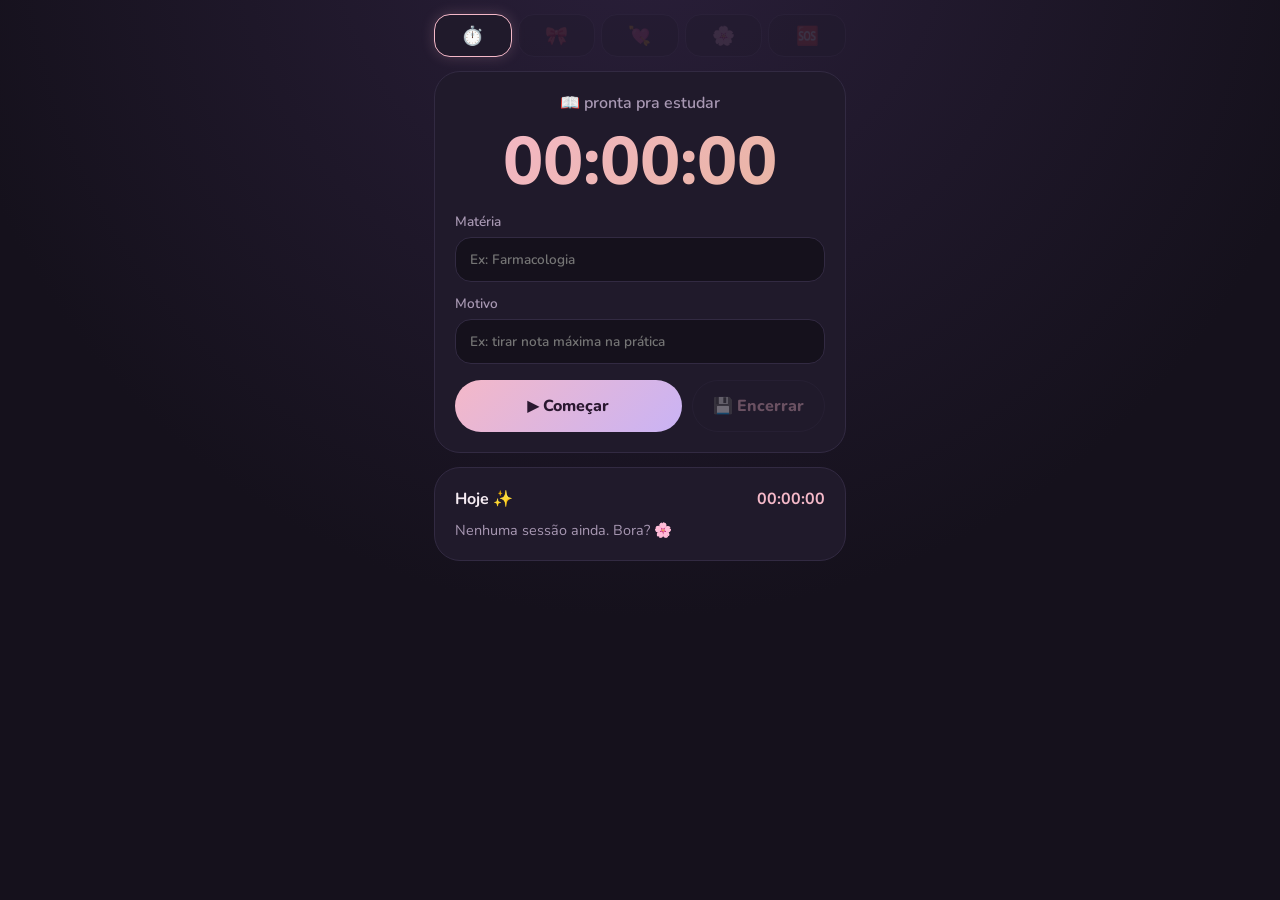
<file: foco-app/foco/index.html>
<!DOCTYPE html>
<html lang="pt-BR">
<head>
  <meta charset="UTF-8">
  <meta name="viewport" content="width=device-width, initial-scale=1">
  <meta name="theme-color" content="#15111c">
  <title>Foco ✨</title>
  <link rel="manifest" href="manifest.json">
  <link rel="icon" href="icons/icon-192.png">
  <link rel="apple-touch-icon" href="icons/icon-192.png">
  <link rel="preconnect" href="https://fonts.googleapis.com">
  <link href="https://fonts.googleapis.com/css2?family=Nunito:wght@400;600;800&display=swap" rel="stylesheet">
  <link rel="stylesheet" href="style.css">
</head>
<body data-status="idle">
  <main class="app">
    <nav class="tabs" aria-label="Módulos">
      <button class="tab on" title="Foco">⏱️</button>
      <button class="tab" disabled title="Tarefas (em breve)">🎀</button>
      <button class="tab" disabled title="Casal (em breve)">💘</button>
      <button class="tab" disabled title="Date night (em breve)">🌸</button>
      <button class="tab" disabled title="Vai mesmo desistir? (em breve)">🆘</button>
    </nav>

    <section class="card focus">
      <p class="mode" id="mode">📖 pronta pra estudar</p>
      <div class="time" id="time">00:00:00</div>
      <div class="rest" id="restBox" hidden>☕ descanso <b id="restTime">00:00:00</b></div>

      <label>Matéria
        <input id="materia" placeholder="Ex: Farmacologia" autocomplete="off">
      </label>
      <label>Motivo
        <input id="motivo" placeholder="Ex: tirar nota máxima na prática" autocomplete="off">
      </label>

      <div class="row">
        <button id="btnMain" class="primary">▶ Começar</button>
        <button id="btnFinish" class="ghost" disabled>💾 Encerrar</button>
      </div>
    </section>

    <section class="card today">
      <h2>Hoje ✨ <span id="total">00:00:00</span></h2>
      <ul id="list"></ul>
      <p class="empty" id="empty">Nenhuma sessão ainda. Bora? 🌸</p>
    </section>
  </main>
  <script src="app.js"></script>
</body>
</html>
</file>
<file: foco-app/foco/style.css>
:root {
  --bg: #15111c;
  --card: #201a2b;
  --line: #322a42;
  --text: #f6ecf3;
  --muted: #a898b3;
  --rose: #f4b8c8;
  --gold: #e8b4a0;
  --lilac: #c9b3f5;
}

* { box-sizing: border-box; margin: 0; }

body {
  min-height: 100vh;
  background: radial-gradient(circle at 50% -10%, #2a1f3a, var(--bg) 60%);
  color: var(--text);
  font-family: "Nunito", ui-rounded, "Segoe UI", system-ui, sans-serif;
}

.app { max-width: 440px; margin: 0 auto; padding: 14px; display: grid; gap: 14px; }

.tabs { display: flex; justify-content: space-between; gap: 6px; }
.tab {
  flex: 1; padding: 8px 0; font-size: 1.15rem;
  background: var(--card); border: 1px solid var(--line); border-radius: 16px;
  cursor: pointer;
}
.tab.on { border-color: var(--rose); box-shadow: 0 0 14px #f4b8c833; }
.tab:disabled { opacity: .35; cursor: not-allowed; }

.card {
  background: var(--card); border: 1px solid var(--line);
  border-radius: 26px; padding: 20px;
}

.focus { display: grid; gap: 12px; text-align: center; transition: box-shadow .4s; }
[data-status="study"] .focus { box-shadow: 0 0 40px #f4b8c826; border-color: var(--rose); }
[data-status="rest"] .focus { box-shadow: 0 0 40px #c9b3f526; border-color: var(--lilac); }

.mode { color: var(--muted); font-weight: 600; }

.time {
  font-size: clamp(2.6rem, 15vw, 4.2rem); font-weight: 800; line-height: 1.1;
  font-variant-numeric: tabular-nums;
  background: linear-gradient(135deg, var(--rose), var(--gold));
  -webkit-background-clip: text; background-clip: text; color: transparent;
}

.rest {
  color: var(--lilac); background: #c9b3f51a; border-radius: 999px;
  padding: 8px 14px; justify-self: center; font-variant-numeric: tabular-nums;
}
.rest[hidden] { display: none; }

label { display: grid; gap: 6px; text-align: left; color: var(--muted); font-size: .85rem; font-weight: 600; }
input {
  font: inherit; color: var(--text); background: var(--bg);
  border: 1px solid var(--line); border-radius: 16px; padding: 12px 14px;
}
input:focus { outline: 2px solid var(--lilac); border-color: transparent; }
input:disabled { opacity: .55; }
input.erro { border-color: var(--rose); animation: tremer .3s; }
@keyframes tremer { 25% { transform: translateX(-5px); } 75% { transform: translateX(5px); } }

.row { display: flex; gap: 10px; margin-top: 4px; }
button { font: inherit; font-weight: 800; border: 0; border-radius: 999px; padding: 14px 18px; cursor: pointer; }
.primary { flex: 2; color: #2a1830; background: linear-gradient(135deg, var(--rose), var(--lilac)); }
.ghost { flex: 1; color: var(--rose); background: transparent; border: 1px solid var(--line); }
.ghost:disabled { opacity: .35; cursor: not-allowed; }
button:focus-visible { outline: 2px solid var(--lilac); outline-offset: 2px; }
button:active:not(:disabled) { transform: scale(.97); }

.today h2 { display: flex; justify-content: space-between; font-size: 1rem; margin-bottom: 10px; }
.today h2 span { color: var(--rose); font-variant-numeric: tabular-nums; }
.today ul { list-style: none; padding: 0; display: grid; gap: 8px; }
.today li { display: flex; justify-content: space-between; gap: 10px; font-size: .9rem; color: var(--muted); }
.today li b { color: var(--text); font-weight: 600; }
.empty { color: var(--muted); font-size: .9rem; }
.empty[hidden] { display: none; }

@media (prefers-reduced-motion: reduce) { * { animation: none !important; transition: none !important; } }
</file>
